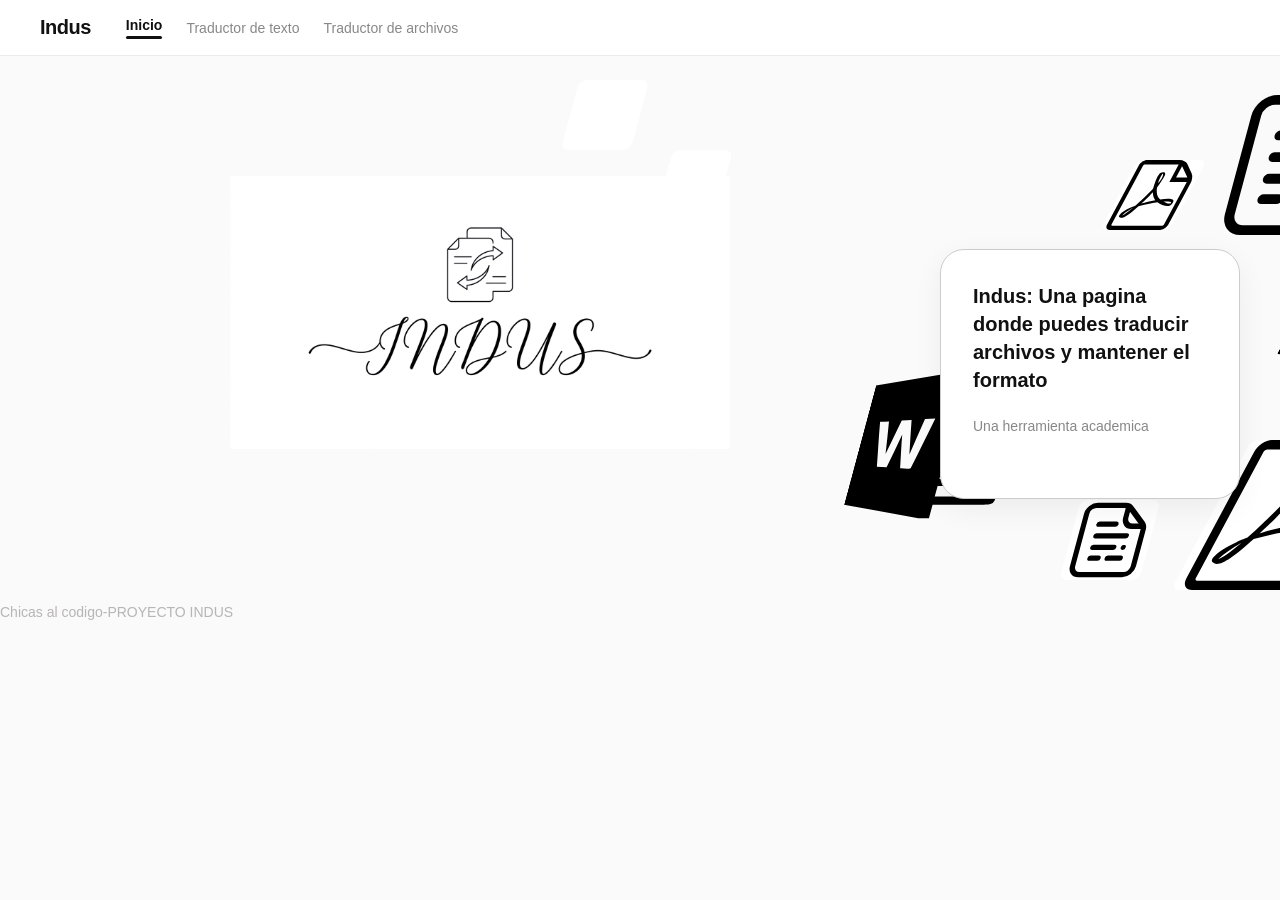
<file: index.html>
<!DOCTYPE html><!--Es una declaracion, no una etiqueta, indica que el archivo es HTML5 -->
<html lang="es"><!--Establece el idioma del documento -->
<head>
    <meta charset="UTF-8"> <!-- Especifica la codificación de caracteres -->
    <meta name="viewport" content="width=device-width, initial-scale=1.0"> <!--Responsiva, ajuste del tamaño de la pantalla -->
    <title>Indus.com.yo</title>
    <link rel="stylesheet" href="estilo.css"> <!-- Enlace a la hoja de estilos CSS -->
</head>

<body>
    <header class="barra-superior"> <!--Class es mas reutilizable para darle diseño, mientras que ID se reserva mas para JavaScript y enlaces-->
    <div class="nav-izquierda"> <!--Usamos div para agrpar elementos -->
      <a href="javascript:void(0)" class="logo">Indus</a> <!--javascript:void(0) evita que el enlace se siga, se queda en la pagina -->
      <nav class="enlaces">
        <a href="index.html" class="btn-nav activo">Inicio</a>
        <a href="traductor-texto.html" class="btn-nav">Traductor de texto</a>
        <a href="traductor-archivos.html" class="btn-nav-ar">Traductor de archivos</a>
      </nav>
    </div>
    
    </header>
    <img src="Archivos/logo-indus.jpg" alt="Logo de Indus" class="logo-indus"> <!--Para que se vea la imagen le indicamos el nombre de la carpeta-->
  <main class="contenedor-inicial">
    <aside class="tarjeta-informativa">
      <h2 class="titulo-contenedor">Indus: Una pagina donde puedes traducir archivos y mantener el formato</h2>
      <p class="descripcion-contenedor">Una herramienta academica</p>
    </aside>
    <div class="icon-papel">
    <img src="Archivos/file_papelito_icon_161329.svg" alt="icono de papelito">
    </div>
    <div class="icon-word">
    <img src="Archivos/microsoft_word_icon_132203.svg" alt="icon de word"> 
    </div>
    <div class="icon-pdf">
    <img src="Archivos/pdf_icon-icons.com_70898.svg" alt="icon de pdf" class="icon-pdf">
    </div>
    <!--Copias-->
    <div class="icon-papel-a">
    <img src="Archivos/file_papelito_icon_161329.svg" alt="icono de papelito copia">
    </div>
    <div class="icon-pdf-a">
    <img src="Archivos/pdf_icon-icons.com_70898.svg" alt="icon de pdf copia" class="icon-pdf-a">
    </div>
    <div class="icon-word-a">  
    <img src="Archivos/microsoft_word_icon_132203.svg" alt="icon de word" class="icon-word-a"> 
    </div>   
   </main>
   <p class="fin"> Chicas al codigo-PROYECTO INDUS</p>
</body>
</html>
</file>
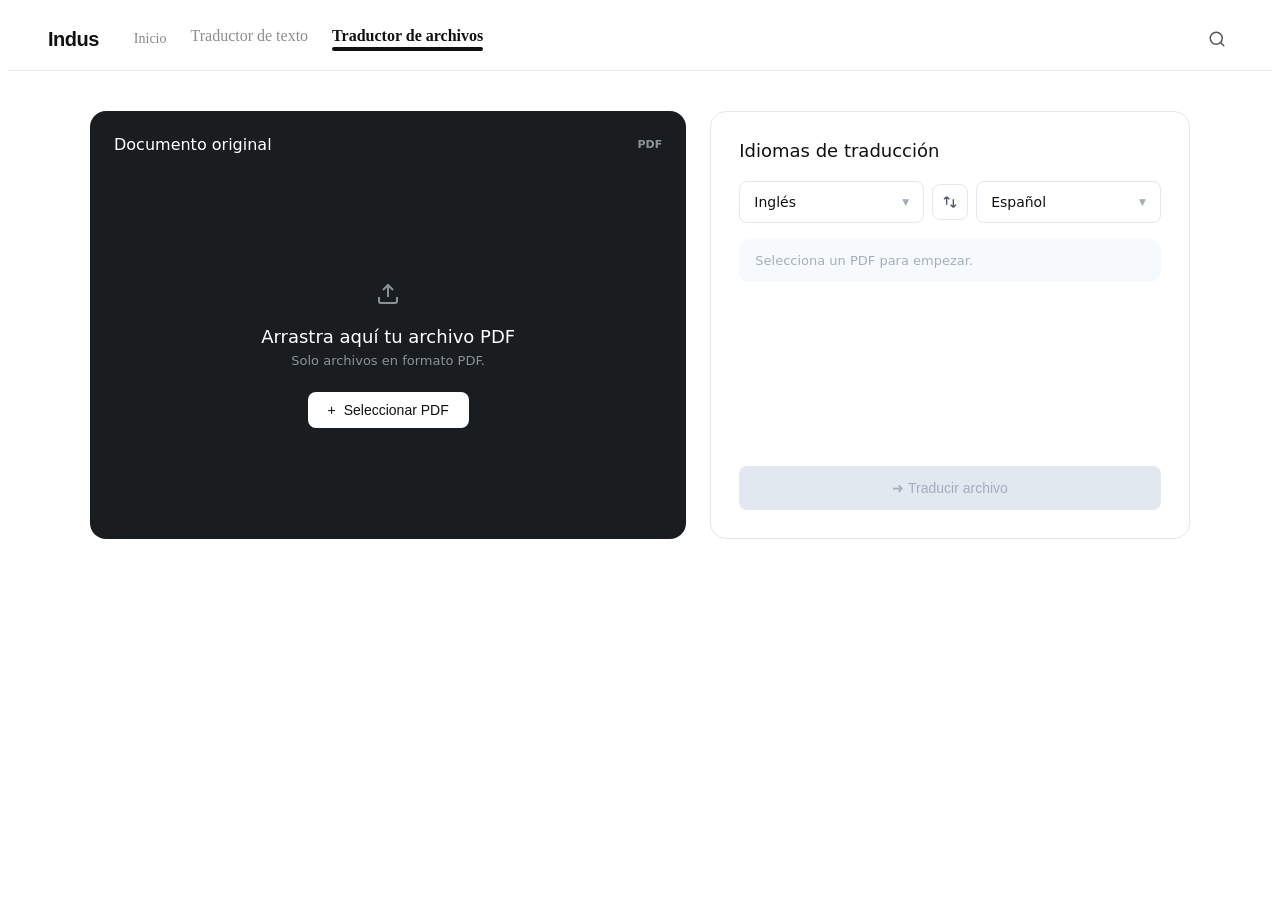
<file: traductor-archivos.html>
<!DOCTYPE html><!--Es una declaracion, no una etiqueta, indica que el archivo es HTML5 -->
<html lang="es"><!--Establece el idioma del documento -->
<head>
    <meta charset="UTF-8"> <!-- Especifica la codificación de caracteres -->
    <meta name="viewport" content="width=device-width, initial-scale=1.0"> <!--Responsiva, ajuste del tamaño de la pantalla -->
    <title>Indus.com.yo</title>
    <link rel="stylesheet" href="estilo-archivos.css"> <!-- Enlace a la hoja de estilos CSS -->
</head>

<body>
    <header class="barra-superior"> <!--Class es mas reutilizable para darle diseño, mientras que ID se reserva mas para JavaScript y enlaces-->
    <div class="nav-izquierda"> <!--Usamos div para agrpar elementos -->
      <a href="javascript:void(0)" class="logo">Indus</a> <!--javascript:void(0) evita que el enlace se siga, se queda en la pagina -->
      <nav class="enlaces">
        <a href="index.html" class="btn-nav">Inicio</a>
        <a href="traductor-texto.html" class="btn-nav-text">Traductor de texto</a>
        <a href="traductor-archivos.html" class="btn-nav-ar activo">Traductor de archivos</a>
      </nav>
    </div>
    <button class="btn-buscar" aria-label="Buscar">
      <svg width="18" height="18" viewBox="0 0 24 24" fill="none" stroke="currentColor" stroke-width="2" stroke-linecap="round" stroke-linejoin="round">
        <circle cx="11" cy="11" r="8"></circle>
        <line x1="21" y1="21" x2="16.65" y2="16.65"></line>
      </svg>
    </button>
    </header>
 <main class="contenedor-archivos">
  
  <div id="seccion-carga" class="seccion-traductor-archivos">
    
    
    <div class="zona-arrastre">
      <div class="encabezado-zona">
        <h3 id="txt-encabezado-doc">Documento original</h3>
        <span class="etiqueta-pdf">PDF</span>
      </div>
      
      
      <div id="doc-estado-vacio" class="contenido-arrastre">
        <div class="icono-subir">
          <svg width="24" height="24" viewBox="0 0 24 24" fill="none" stroke="currentColor" stroke-width="2">
            <path d="M21 15v4a2 2 0 0 1-2 2H5a2 2 0 0 1-2-2v-4M17 8l-5-5-5 5M12 3v12"/>
          </svg>
        </div>
        <p class="texto-principal-arrastre">Arrastra aquí tu archivo PDF</p>
        <p class="texto-secundario-arrastre">Solo archivos en formato PDF.</p>
        <button class="btn-seleccionar-file" id="btn-buscar">
          <span>+</span> Seleccionar PDF
        </button>
      </div>

     
      <div id="doc-estado-cargado" class="contenido-arrastre d-none">
        <div class="icono-documento-archivo">
          <svg width="40" height="40" viewBox="0 0 24 24" fill="none" stroke="currentColor" stroke-width="2">
            <path d="M14 2H6a2 2 0 0 0-2 2v16a2 2 0 0 0 2 2h12a2 2 0 0 0 2-2V8z"></path>
            <polyline points="14 2 14 8 20 8"></polyline>
          </svg>
        </div>
        <p class="nombre-archivo-subido" id="lbl-nombre-archivo">informe-proyecto.pdf</p>
        <p class="detalles-archivo-subido" id="lbl-detalles-archivo">2,4 MB • 8 páginas</p>
        
       
        <div class="acciones-archivo" id="grupo-botones-carga">
          <button class="btn-archivo-accion btn-reemplazar" id="btn-reemplazar">🔄 Reemplazar</button>
          <button class="btn-archivo-accion btn-quitar" id="btn-quitar">✕ Quitar</button>
        </div>

        
        <p class="texto-traduccion-en-curso d-none" id="lbl-estado-curso">🟢 Traducción en curso</p>
      </div>
    </div>

    
    <div class="panel-configuracion-archivos">
      <h3 class="titulo-config-idiomas">Idiomas de traducción</h3>
      
      <div class="barra-idiomas-archivos">
        <div class="selector-idioma-ar">
          <span>Inglés</span>
          <span class="flecha-ar">▼</span>
        </div>
        <button class="btn-intercambiar-ar">
          <svg width="16" height="16" viewBox="0 0 24 24" fill="none" stroke="currentColor" stroke-width="2">
            <path d="M7 16V4M7 4L3 8M7 4L11 8M17 8v12M17 20l4-4M17 20l-4-4"/>
          </svg>
        </button>
        <div class="selector-idioma-ar">
          <span>Español</span>
          <span class="flecha-ar">▼</span>
        </div>
      </div>

      
      <div id="lateral-estado-vacio" class="estado-archivo-vacio">
        <span>Selecciona un PDF para empezar.</span>
      </div>

      
      <div id="lateral-estado-listo" class="estado-archivo-listo d-none">
        <span>✓ Tu archivo está listo para traducir.</span>
      </div>

      
      <div id="lateral-estado-progreso" class="estado-archivo-progreso d-none">
        <p class="nota-informativa-ar">El documento se está traduciendo al español.</p>
        
        <div class="encabezado-progreso-barra">
          <span class="txt-barra-progreso">Traduciendo archivo...</span>
          <span class="porcentaje-barra" id="num-porcentaje">55 %</span>
        </div>
        <div class="contenedor-barra-lineal">
          <div class="linea-progreso-activa" id="barra-llenado" style="width: 55%;"></div>
        </div>

       
        <div class="lista-pasos-traduccion">
          <div class="paso-item paso-completado">✓ Extracción <span>Completada</span></div>
          <div class="paso-item paso-activo">⏳ Traducción <span>En curso</span></div>
          <div class="paso-item paso-pendiente">○ Generación <span>Pendiente</span></div>
        </div>
      </div>

      <button class="btn-traducir-archivo" id="btn-enviar-traducir" disabled>
        ➜ Traducir archivo
      </button>
    </div>
  </div>

  <div id="seccion-visor" class="contenedor-visor-final d-none">
    <div class="tarjeta-resultado-descarga">
      <div class="info-resultado-izquierda">
        <div class="mini-icono-pdf">
          <svg width="20" height="20" viewBox="0 0 24 24" fill="none" stroke="currentColor" stroke-width="2">
            <path d="M14 2H6a2 2 0 0 0-2 2v16a2 2 0 0 0 2 2h12a2 2 0 0 0 2-2V8z"></path>
          </svg>
        </div>
        <div class="bloque-datos-archivo">
          <h2 class="nombre-archivo-final">informe-proyecto-es.pdf</h2>
          <p class="detalles-archivo-final">8 páginas • Inglés ➜ Español • ✓ Traducción completada</p>
        </div>
      </div>
      <button class="btn-descargar-pdf-final">📥 Descargar PDF</button>
    </div>

    <div class="barra-herramientas-visor">
      <div class="controles-paginas-visor">
        <button class="btn-flecha-visor">◀</button>
        <span>Página 1 de 8</span>
        <button class="btn-flecha-visor">▶</button>
      </div>
      <div class="controles-zoom-visor">
        <button class="btn-zoom-operacion">−</button>
        <span class="txt-zoom-porcentaje">100%</span>
        <button class="btn-zoom-operacion">+</button>
      </div>
    </div>

    <div class="lienzo-render-pdf">
      <div class="hoja-blanca-pdf">
        <div class="encabezado-hoja-simulada">
          <strong>INDUS</strong>
          <span>INFORME - 2026</span>
        </div>
        <hr class="linea-separadora-pdf">
        <h4 class="titulo-hoja-simulada">SEGUIMIENTO DEL PROYECTO</h4>
        <div class="bloques-falsos-texto-pdf"></div>
      </div>
    </div>
  </div>

</main>

</body>
</html>
</file>
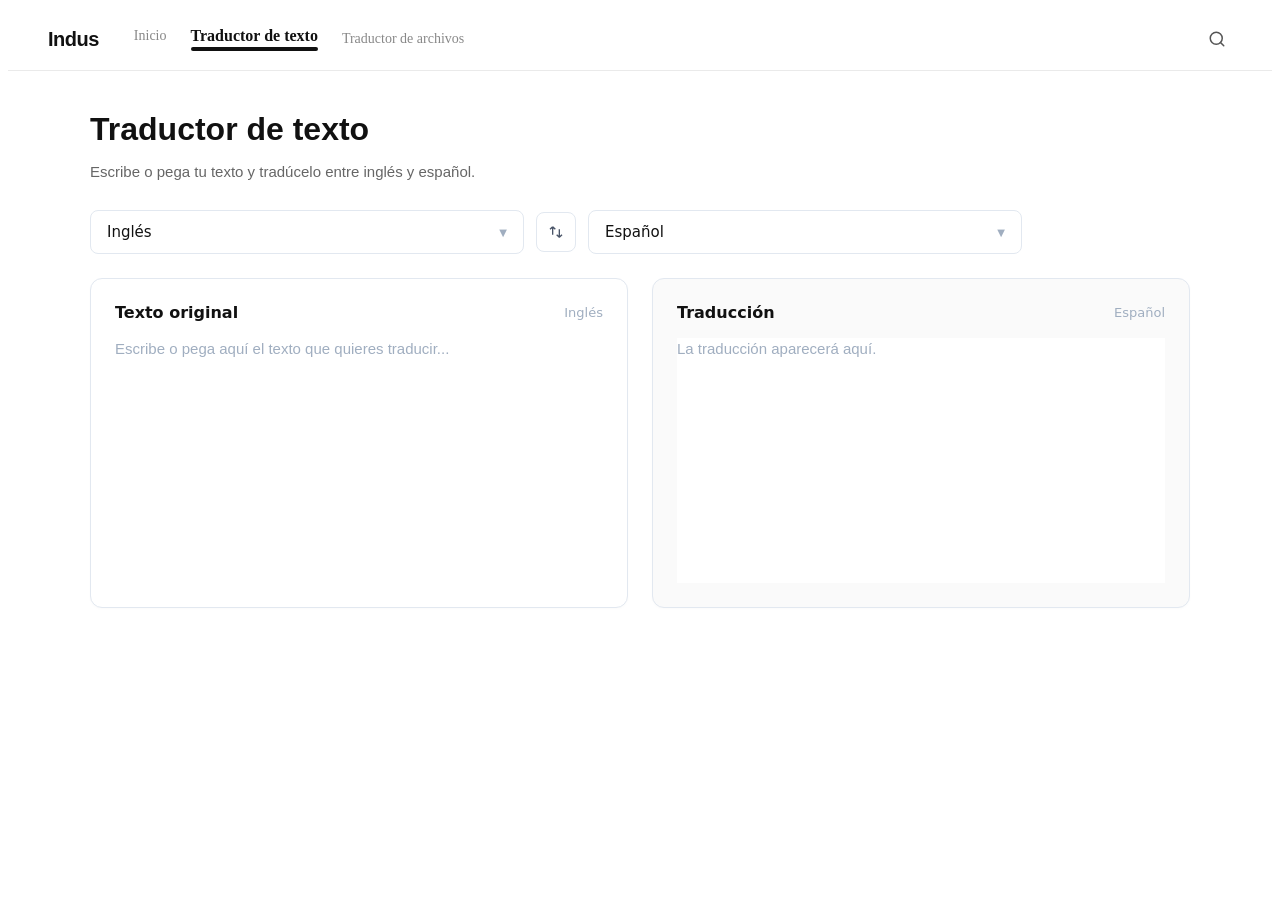
<file: traductor-texto.html>
<!DOCTYPE html><!--Es una declaracion, no una etiqueta, indica que el archivo es HTML5 -->
<html lang="es"><!--Establece el idioma del documento -->
<head>
    <meta charset="UTF-8"> <!-- Especifica la codificación de caracteres -->
    <meta name="viewport" content="width=device-width, initial-scale=1.0"> <!--Responsiva, ajuste del tamaño de la pantalla -->
    <title>Indus.com.yo</title>
    <link rel="stylesheet" href="estilo-texto.css"> <!-- Enlace a la hoja de estilos CSS -->
</head>

<body>
    <header class="barra-superior"> <!--Class es mas reutilizable para darle diseño, mientras que ID se reserva mas para JavaScript y enlaces-->
    <div class="nav-izquierda"> <!--Usamos div para agrpar elementos -->
      <a href="javascript:void(0)" class="logo">Indus</a> <!--javascript:void(0) evita que el enlace se siga, se queda en la pagina -->
      <nav class="enlaces">
        <a href="index.html" class="btn-nav">Inicio</a>
        <a href="traductor-texto.html" class="btn-nav-text activo">Traductor de texto</a>
        <a href="traductor-archivos.html" class="btn-nav-ar">Traductor de archivos</a>
      </nav>
    </div>
    <button class="btn-buscar" aria-label="Buscar">
      <svg width="18" height="18" viewBox="0 0 24 24" fill="none" stroke="currentColor" stroke-width="2" stroke-linecap="round" stroke-linejoin="round">
        <circle cx="11" cy="11" r="8"></circle>
        <line x1="21" y1="21" x2="16.65" y2="16.65"></line>
      </svg>
    </button>
    </header>
    <main class="contenedor-traductor">
  <h1 class="titulo-traductor">Traductor de texto</h1>
  <p class="subtitulo-traductor">Escribe o pega tu texto y tradúcelo entre inglés y español.</p>

  <div class="barra-idiomas">
    <div class="selector-idioma">
      <span class="txt-idioma">Inglés</span>
      <span class="flecha-abajo">▼</span>
    </div>
    
    <button class="btn-intercambiar">
      <svg width="16" height="16" viewBox="0 0 24 24" fill="none" stroke="currentColor" stroke-width="2">
        <path d="M7 16V4M7 4L3 8M7 4L11 8M17 8v12M17 20l4-4M17 20l-4-4"/>
      </svg>
    </button>

    <div class="selector-idioma">
      <span class="txt-idioma">Español</span>
      <span class="flecha-abajo">▼</span>
    </div>
  </div>

  <div class="paneles-texto">
    <div class="tarjeta-texto">
      <div class="encabezado-tarjeta">
        <h3>Texto original</h3>
        <span class="indicador-idioma">Inglés</span>
      </div>
      <textarea class="campo-texto" placeholder="Escribe o pega aquí el texto que quieres traducir..."></textarea>
    </div>

    <div class="tarjeta-texto panel-traduccion">
      <div class="encabezado-tarjeta">
        <h3>Traducción</h3>
        <span class="indicador-idioma">Español</span>
      </div>
      <textarea class="campo-texto" placeholder="La traducción aparecerá aquí." readonly></textarea>
    </div>
  </div>
</main>

</body>
</html>
</file>
<file: estilo.css>
body {
  margin: 0;
  font-family: inter, Gudea, Molengo, BlinkMacSystemFont, Roboto, sans-serif;
  background-color: #FAFAFA; 
  overflow-x: hidden;
}
.barra-superior {
  display: flex;
  justify-content: space-between; 
  align-items: center;
  background-color: #FFFFFF;
  padding: 16px 40px;
  border-bottom: 1px solid #EAEAEA; 
}

.nav-izquierda {
  display: flex;
  align-items: center;
  gap: 35px; 
}
.logo {
  font-size: 20px;
  font-weight: 800;
  color: #111111;
  text-decoration: none;
  letter-spacing: -0.5px;
  font-family: inter, Gudea, Molengo, BlinkMacSystemFont, Roboto, sans-serif;
}

.enlaces {
  display: flex;
  align-items: center;
  gap: 24px; 
}
.btn-nav {
  text-decoration: none;
  font-size: 14px;
  color: #888888; 
  font-weight: 500;
  transition: color 0.2s ease;
}
.btn-nav-ar {
  text-decoration: none;
  font-size: 14px;
  color: #888888; 
  font-weight: 500;
  transition: color 0.2s ease;
}

.btn-nav:hover {
  color: #111111;
}

.btn-nav.activo {
  color: #111111;
  font-weight: 600;
  position: relative;    
  padding-bottom: 6px;   
  display: inline-block;
}

.btn-nav.activo::after {
  content: "";
  position: absolute;
  bottom: 0;
  left: 0;
  width: 100%;           
  height: 3px;          
  background-color: #111111;
  border-radius: 2px;
}
.btn-buscar {
  background: none;
  border: none;
  cursor: pointer;
  color: #555555;
  display: flex;
  align-items: center;
  padding: 6px;
  border-radius: 50%;
  transition: background-color 0.2s;
}

.btn-buscar:hover {
  background-color: #F0F0F0;
  color: #111111;
}
.logo-indus {
  width: 500px;
  height: auto;
  display: block;
  margin-left: 230px;
  margin-top: 120px;
  opacity: 0;
  animation: slideInLeft 0.5s ease-out forwards;
}
@keyframes slideInLeft {
  0% {
    opacity: 0;
    transform: translateX(-50px);
  }
  100% {
    opacity: 1;
    transform: translateX(0);
  }}

.contenedor-inicial {
  display: flex;
  padding: 50px 40px; 
  box-sizing: border-box;
}

.tarjeta-informativa {
  width: 360px;                   
  background-color: #FFFFFF;      
  border-radius: 24px;            
  padding: 32px;                  
  border: 1px solid #CCCCCC;
  box-shadow: 0 10px 30px rgba(0, 0, 0, 0.06); 
  display: flex;
  flex-direction: column;         
  gap: 24px;                      
  margin-left: 900px;              
  margin-top: -250px; 
  position: relative; 
  overflow: hidden; /*para que no se vea lo que slaga de atars*/ 
  animation: aparecerCentro 0.1s ease-out forwards;     
}
@keyframes aparecerCentro {
  0% {
    opacity: 0;
    transform: scale(0); 
  }
  100% {
    opacity: 1;
    transform: scale(1); 
  }
  }

.contenedor-iz-inicio {
  width: 80px;
  height: 80px;
  background-color: #E6E6E6;      
  border-radius: 12px;             
}

.titulo-contenedor {
  font-size: 20px;
  font-weight: 700;
  color: #111111;                 
  line-height: 1.4;               
  margin: 0;  
  font-family: inter, Gudea, Molengo, BlinkMacSystemFont, Roboto, sans-serif;                    
}

.descripcion-contenedor {
  font-size: 14px;
  color: #888888;
  margin: 0;   
  font-family: inter, Gudea, Molengo, BlinkMacSystemFont, Roboto, sans-serif; 
}

.tarjeta-informativa {    
  z-index: 10;            
}

.icon-papel, .icon-word, .icon-pdf {
  position: absolute;
  right: 550px;           
  background-color: #ffffff;
  border-radius: 8px;
  z-index: -1;            
  display: flex;
  align-items: center;
  justify-content: center;
  
  animation: aparecerDesdeAtras 0.6s cubic-bezier(0.25, 1, 0.5, 1) forwards;
  opacity: 0;
}
.icon-papel img, .icon-word img, .icon-pdf img {
  width: 150px;
  height: 150px;
  object-fit: contain;
  margin-left: 470px;
}

.icon-papel { 
  left: 1165px;
  top: 90px;             
  animation-delay: 0.1s; 
}

.icon-pdf { 
  left: 510px;             
  top: 220px;            
  animation-delay: 0.1s; 
}

.icon-word { 
  left: 800px;
  top: 370px;             
  animation-delay: 0.1s; 
}
.icon-papel-a, .icon-pdf-a, .icon-word-a { /*copias a*/
  position: absolute;
  background-color: #ffffff;
  border-radius: 8px;
  z-index: -1;           
  display: flex;
  align-items: center;
  justify-content: center;
  animation: aparecerDesdeAtras 0.6s cubic-bezier(0.25, 1, 0.5, 1) forwards;
  opacity: 0;
  width: 50px;
  height: 50px;
  object-fit: contain;
  margin-left: 470px;
}
.icon-papel-a{
  left: 700px;             
  top: 500px;           
  animation-delay: 0.1s; 
  width: 80px;
  height: 80px;
}
.icon-pdf-a{
  left: 200px;             
  top: 80px;           
  animation-delay: 0.1s; 
  width: 70px;
  height: 70px;
}
.icon-word-a {
  width: 150px;
  height: 150px;
  z-index: -1; 
  left: 295px;             
  top: 150px;           
  animation-delay: 0.1s; 
  width: 60px;
  height: 60px; 
}


@keyframes aparecerDesdeAtras {
  0% {
    opacity: 0;
    transform: translateX(0) skewX(-15deg) scale(0.7);
  }
  70% {
    opacity: 1;
    transform: translateX(-105px) translateY(-15px) skewX(-15deg) scale(1.05);
  }
  100% {
    opacity: 1;
    transform: translateX(-100px) translateY(0) skewX(-15deg) scale(1);
}
}
.fin{
  top: 590px;
  font-size: 14px;
  font-family: inter, Gudea, Molengo, BlinkMacSystemFont, Roboto, sans-serif;
  color: #807c7c8c;
  position: fixed;
  bottom: 0;
  left: 0;
  width: 100%;
}
</file>
<file: estilo-archivos.css>
body {
  overflow-x: hidden;
}
.barra-superior {
  display: flex;
  justify-content: space-between; 
  align-items: center;
  background-color: #FFFFFF;
  padding: 16px 40px;
  border-bottom: 1px solid #EAEAEA; 
}

.nav-izquierda {
  display: flex;
  align-items: center;
  gap: 35px; 
}
.logo {
  font-size: 20px;
  font-weight: 800;
  color: #111111;
  text-decoration: none;
  letter-spacing: -0.5px;
  font-family: inter, Gudea, Molengo, BlinkMacSystemFont, Roboto, sans-serif;
}

.enlaces {
  display: flex;
  align-items: center;
  gap: 24px; 
}
.btn-nav-text {
  color: #8E8E8E ;
  font-weight: 400;
  text-decoration: none ;
  position: relative;
  padding-bottom: 6px;
  display: inline-block; 
}
.btn-nav-ar {
  color: #8E8E8E;
  font-weight: 400;
  text-decoration: none;
  position: relative;
  padding-bottom: 6px;
  display: inline-block; 
}

.btn-nav-ar.activo {
  color: #111111;
  font-weight: 700;
}

.btn-nav-ar.activo::after {
  content: "";
  position: absolute;
  bottom: 0;
  left: 0;
  width: 100%;
  height: 4px;
  background-color: #111111;
  border-radius: 2px;
}


.btn-nav{
  text-decoration: none;
  font-size: 14px;
  color: #888888; 
  font-weight: 500;
  transition: color 0.2s ease;
}

.btn-buscar {
  background: none;
  border: none;
  cursor: pointer;
  color: #555555;
  display: flex;
  align-items: center;
  padding: 6px;
  border-radius: 50%;
  transition: background-color 0.2s;
}

.btn-buscar:hover {
  background-color: #F0F0F0;
  color: #111111;
}
.contenedor-archivos {
  max-width: 1100px;
  margin: 40px auto;
  padding: 0 20px;
  font-family: 'Inter', system-ui, sans-serif;
}

.titulo-archivos {
  font-size: 32px;
  font-weight: 600;
  color: #111111;
  margin-bottom: 8px;
}

.subtitulo-archivos {
  font-size: 15px;
  color: #666666;
  margin-bottom: 30px;
}

.seccion-traductor-archivos {
  display: flex;
  gap: 24px;
}

/* --- Panel Izquierdo: Zona de Arrastre Negra --- */
.zona-arrastre {
  flex: 1.3;
  background-color: #1A1D20;
  border-radius: 16px;
  padding: 24px;
  display: flex;
  flex-direction: column;
  min-height: 380px;
}

.encabezado-zona {
  display: flex;
  justify-content: space-between;
  align-items: center;
  margin-bottom: 40px;
}

.encabezado-zona h3 {
  font-size: 16px;
  font-weight: 500;
  color: #FFFFFF;
  margin: 0;
}

.etiqueta-pdf {
  font-size: 11px;
  font-weight: 600;
  color: #8A929B;
}

.contenido-arrastre {
  flex: 1;
  display: flex;
  flex-direction: column;
  align-items: center;
  justify-content: center;
  text-align: center;
}

.icono-subir {
  color: #8A929B;
  margin-bottom: 16px;
}

.texto-principal-arrastre {
  font-size: 18px;
  font-weight: 500;
  color: #FFFFFF;
  margin: 0 0 6px 0;
}

.texto-secundario-arrastre {
  font-size: 13px;
  color: #8A929B;
  margin: 0 0 24px 0;
}

.btn-seleccionar-file {
  display: flex;
  align-items: center;
  gap: 8px;
  background-color: #FFFFFF;
  border: none;
  border-radius: 8px;
  padding: 10px 20px;
  font-size: 14px;
  font-weight: 500;
  color: #111111;
  cursor: pointer;
}

/* --- Panel Derecho: Opciones e Idiomas --- */
.panel-configuracion-archivos {
  flex: 1;
  background-color: #FFFFFF;
  border: 1px solid #E2E8F0;
  border-radius: 16px;
  padding: 28px;
  display: flex;
  flex-direction: column;
}

.titulo-config-idiomas {
  font-size: 18px;
  font-weight: 500;
  color: #111111;
  margin: 0 0 20px 0;
}

.barra-idiomas-archivos {
  display: flex;
  align-items: center;
  gap: 8px;
  margin-bottom: 16px;
}

.selector-idioma-ar {
  flex: 1;
  display: flex;
  align-items: center;
  justify-content: space-between;
  padding: 12px 14px;
  background-color: #FFFFFF;
  border: 1px solid #E2E8F0;
  border-radius: 8px;
  font-size: 14px;
  color: #111111;
}

.flecha-ar {
  font-size: 9px;
  color: #A0AEC0;
}

.btn-intercambiar-ar {
  display: flex;
  align-items: center;
  justify-content: center;
  width: 36px;
  height: 36px;
  background-color: #FFFFFF;
  border: 1px solid #E2E8F0;
  border-radius: 8px;
  color: #4A5568;
}

.nota-informativa-ar {
  font-size: 13px;
  color: #A0AEC0;
  margin: 0 0 32px 0;
}

.estado-archivo-vacio {
  display: flex;
  align-items: center;
  gap: 10px;
  background-color: #F7FAFC;
  border-radius: 10px;
  padding: 14px 16px;
  font-size: 13px;
  color: #A0AEC0;
  margin-bottom: auto; /* Empuja el botón final hacia abajo */
}

.btn-traducir-archivo {
  display: flex;
  align-items: center;
  justify-content: center;
  gap: 8px;
  width: 100%;
  padding: 14px;
  background-color: #E2E8F0;
  border: none;
  border-radius: 8px;
  font-size: 14px;
  font-weight: 500;
  color: #A0AEC0;
  cursor: not-allowed;
}
.d-none { display: none !important; }

/* Estilos de información de archivos subidos */
.icono-documento-archivo { color: #8A929B; margin-bottom: 12px; }
.nombre-archivo-subido { font-size: 18px; color: #FFFFFF; font-weight: 500; margin: 0 0 4px 0; }
.detalles-archivo-subido { font-size: 13px; color: #8A929B; margin: 0 0 20px 0; }

.acciones-archivo { display: flex; gap: 12px; }
.btn-archivo-accion {
  padding: 8px 16px;
  border-radius: 8px;
  font-size: 13px;
  font-weight: 500;
  cursor: pointer;
  border: none;
}
.btn-reemplazar { background-color: #FFFFFF; color: #111111; }
.btn-quitar { background-color: #2D3136; color: #FFFFFF; }
.texto-traduccion-en-curso { font-size: 13px; color: #A0AEC0; margin: 20px 0 0 0; }

/* Mensajes laterales */
.estado-archivo-listo { color: #48BB78; font-size: 14px; margin-bottom: auto; }
.btn-traducir-archivo.activo { background-color: #111111; color: #FFFFFF; cursor: pointer; }

/* Estilos de la barra lineal de progreso */
.estado-archivo-progreso { display: flex; flex-direction: column; width: 100%; }
.encabezado-progreso-barra { display: flex; justify-content: space-between; font-size: 13px; color: #111111; margin-bottom: 8px; font-weight: 500; }
.contenedor-barra-lineal { width: 100%; height: 6px; background-color: #E2E8F0; border-radius: 3px; margin-bottom: 24px; overflow: hidden; }
.linea-progreso-activa { height: 100%; background-color: #111111; border-radius: 3px; transition: width 0.3s ease; }

/* Lista de estados del proceso */
.lista-pasos-traduccion { display: flex; flex-direction: column; gap: 14px; margin-top: 10px; }
.paso-item { font-size: 13px; display: flex; justify-content: space-between; color: #A0AEC0; }
.paso-item span { font-weight: 500; }
.paso-completado { color: #111111; }
.paso-activo { color: #111111; font-weight: 600; }

/* --- SECCIÓN VISOR (TERCERA IMAGEN) --- */
.contenedor-visor-final { display: flex; flex-direction: column; gap: 20px; width: 100%; margin-top: 20px; }
.tarjeta-resultado-descarga {
  display: flex;
  justify-content: space-between;
  align-items: center;
  background-color: #FFFFFF;
  border: 1px solid #E2E8F0;
  border-radius: 12px;
  padding: 16px 24px;
}
.info-resultado-izquierda { display: flex; align-items: center; gap: 16px; }
.mini-icono-pdf { color: #718096; background-color: #F7FAFC; padding: 10px; border-radius: 8px; }
.nombre-archivo-final { font-size: 16px; font-weight: 600; color: #111111; margin: 0 0 2px 0; }
.detalles-archivo-final { font-size: 13px; color: #718096; margin: 0; }
.btn-descargar-pdf-final { background-color: #111111; color: #FFFFFF; border: none; padding: 10px 20px; border-radius: 8px; font-weight: 500; cursor: pointer; }

.barra-herramientas-visor {
  background-color: #1A1D20;
  border-radius: 8px 8px 0 0;
  padding: 12px 24px;
  display: flex;
  justify-content: space-between;
  align-items: center;
  color: #FFFFFF;
  font-size: 13px;
}
.controles-paginas-visor, .controles-zoom-visor { display: flex; align-items: center; gap: 16px; }
.btn-flecha-visor, .btn-zoom-operacion { background: none; border: none; color: #8A929B; cursor: pointer; font-size: 14px; }
.btn-flecha-visor:hover, .btn-zoom-operacion:hover { color: #FFFFFF; }

.lienzo-render-pdf { background-color: #2D3136; padding: 40px; display: flex; justify-content: center; border-radius: 0 0 8px 8px; }
.hoja-blanca-pdf { background-color: #FFFFFF; width: 100%; max-width: 700px; min-height: 400px; padding: 50px; box-shadow: 0 4px 12px rgba(0,0,0,0.1); font-family: serif; color: #111111; }
.encabezado-hoja-simulada { display: flex; justify-content: space-between; font-size: 11px; color: #718096; letter-spacing: 1px; }
.linea-separadora-pdf { border: none; border-top: 1px solid #E2E8F0; margin: 12px 0 40px 0; }
.titulo-hoja-simulada { font-size: 15px; font-weight: bold; margin-bottom: 20px; letter-spacing: 0.5px; }
.bloques-falsos-texto-pdf { width: 100%; height: 12px; background-color: #111111; margin-top: 10px; }
</file>
<file: estilo-texto.css>
body {
  overflow-x: hidden;
}
.barra-superior {
  display: flex;
  justify-content: space-between; 
  align-items: center;
  background-color: #FFFFFF;
  padding: 16px 40px;
  border-bottom: 1px solid #EAEAEA; 
}

.nav-izquierda {
  display: flex;
  align-items: center;
  gap: 35px; 
}
.logo {
  font-size: 20px;
  font-weight: 800;
  color: #111111;
  text-decoration: none;
  letter-spacing: -0.5px;
  font-family: inter, Gudea, Molengo, BlinkMacSystemFont, Roboto, sans-serif;
}

.enlaces {
  display: flex;
  align-items: center;
  gap: 24px; 
}
.btn-nav,
.btn-nav:visited {
  color: #8E8E8E;
  font-weight: 400;
  text-decoration: none;
  position: relative;
  padding-bottom: 6px;
  display: inline-block; 
}

.btn-nav-text {
  color: #8E8E8E ;
  font-weight: 400;
  text-decoration: none ;
  position: relative;
  padding-bottom: 6px;
  display: inline-block; 
}

.btn-nav-text.activo {
  color: #111111 ;
  font-weight: 700;
}

.btn-nav-text.activo::after {
  content: "";
  position: absolute;
  bottom: 0;
  left: 0;
  width: 100%;
  height: 4px;
  background-color: #111111;
  border-radius: 2px;
}

.btn-nav-ar {
  text-decoration: none;
  font-size: 14px;
  color: #888888; 
  font-weight: 500;
  transition: color 0.2s ease;
}

.btn-nav:hover {
  color: #111111;
}

.btn-nav {
  text-decoration: none;
  font-size: 14px;
  color: #888888; 
  font-weight: 500;
  transition: color 0.2s ease;
}

.btn-buscar {
  background: none;
  border: none;
  cursor: pointer;
  color: #555555;
  display: flex;
  align-items: center;
  padding: 6px;
  border-radius: 50%;
  transition: background-color 0.2s;
}

.btn-buscar:hover {
  background-color: #F0F0F0;
  color: #111111;
}
/*body*/
.contenedor-traductor {
  max-width: 1100px;
  margin: 40px auto;
  padding: 0 20px;
  font-family: 'Inter', system-ui, sans-serif;
}

.titulo-traductor {
  font-size: 32px;
  font-weight: 600;
  color: #111111;
  margin-bottom: 8px;
  font-family: inter, Gudea, Molengo, BlinkMacSystemFont, Roboto, sans-serif;
}

.subtitulo-traductor {
  font-size: 15px;
  color: #666666;
  font-family: inter, Gudea, Molengo, BlinkMacSystemFont, Roboto, sans-serif;
  margin-bottom: 30px;
}

/* Selectores de Idioma */
.barra-idiomas {
  display: flex;
  align-items: center;
  gap: 12px;
  margin-bottom: 24px;
}

.selector-idioma {
  display: flex;
  align-items: center;
  justify-content: space-between;
  width: 400px;
  padding: 12px 16px;
  background-color: #FFFFFF;
  border: 1px solid #E2E8F0;
  border-radius: 8px;
  font-size: 15px;
  color: #111111;
  cursor: pointer;
}

.flecha-abajo {
  font-size: 10px;
  color: #A0AEC0;
}

.btn-intercambiar {
  display: flex;
  align-items: center;
  justify-content: center;
  width: 40px;
  height: 40px;
  background-color: #FFFFFF;
  border: 1px solid #E2E8F0;
  border-radius: 8px;
  cursor: pointer;
  color: #4A5568;
}

.btn-intercambiar:hover {
  background-color: #F7FAFC;
}

.paneles-texto {
  display: flex;
  gap: 24px;
}

.tarjeta-texto {
  flex: 1;
  background-color: #FFFFFF;
  border: 1px solid #E2E8F0;
  border-radius: 12px;
  padding: 24px;
  display: flex;
  flex-direction: column;
  min-height: 280px;
  box-shadow: 0 1px 3px rgba(0, 0, 0, 0.02);
}

.encabezado-tarjeta {
  display: flex;
  justify-content: space-between;
  align-items: center;
  margin-bottom: 16px;
}

.encabezado-tarjeta h3 {
  font-size: 16px;
  font-weight: 600;
  color: #111111;
  margin: 0;
}

.indicador-idioma {
  font-size: 13px;
  color: #A0AEC0;
}

.campo-texto {
  width: 100%;
  flex: 1;
  border: none;
  resize: none;
  outline: none;
  font-family: inherit;
  font-size: 15px;
  color: #111111;
  line-height: 1.5;
  padding: 0;
   font-family: inter, Gudea, Molengo, BlinkMacSystemFont, Roboto, sans-serif;
}

.campo-texto::placeholder {
  color: #A0AEC0;
}

.panel-traduccion {
  background-color: #FAFAFA; 
}

.d-none {
  display: none !important;
}

.estado-cargando, .estado-error {
  flex: 1;
  display: flex;
  flex-direction: column;
  align-items: center;
  justify-content: center;
  width: 100%;
}


.spinner {
  width: 32px;
  height: 32px;
  border: 3px solid #E2E8F0;
  border-top-color: #4A5568;
  border-radius: 50%;
  animation: girar 0.8s linear infinite;
  margin-bottom: 12px;
}

.estado-cargando p {
  font-size: 14px;
  color: #718096;
  margin: 0;
}

@keyframes girar {
  to { transform: rotate(360deg); }
}

.alerta-error {
  background-color: #F7FAFC;
  border: 1px solid #E2E8F0;
  border-radius: 12px;
  padding: 24px;
  width: 100%;
  max-width: 440px;
  text-align: left;
  display: flex;
  flex-direction: column;
  gap: 12px;
}

.icono-error {
  display: flex;
  align-items: center;
}

.mensaje-error-texto {
  font-size: 15px;
  color: #4A5568;
  margin: 0;
  line-height: 1.5;
}

.btn-reintentar {
  display: flex;
  align-items: center;
  justify-content: center;
  gap: 8px;
  width: fit-content;
  padding: 8px 16px;
  background-color: #FFFFFF;
  border: 1px solid #E2E8F0;
  border-radius: 8px;
  font-size: 14px;
  font-weight: 500;
  color: #4A5568;
  cursor: pointer;
  box-shadow: 0 1px 2px rgba(0,0,0,0.02);
}

.btn-reintentar:hover {
  background-color: #EDF2F7;
}
</file>
